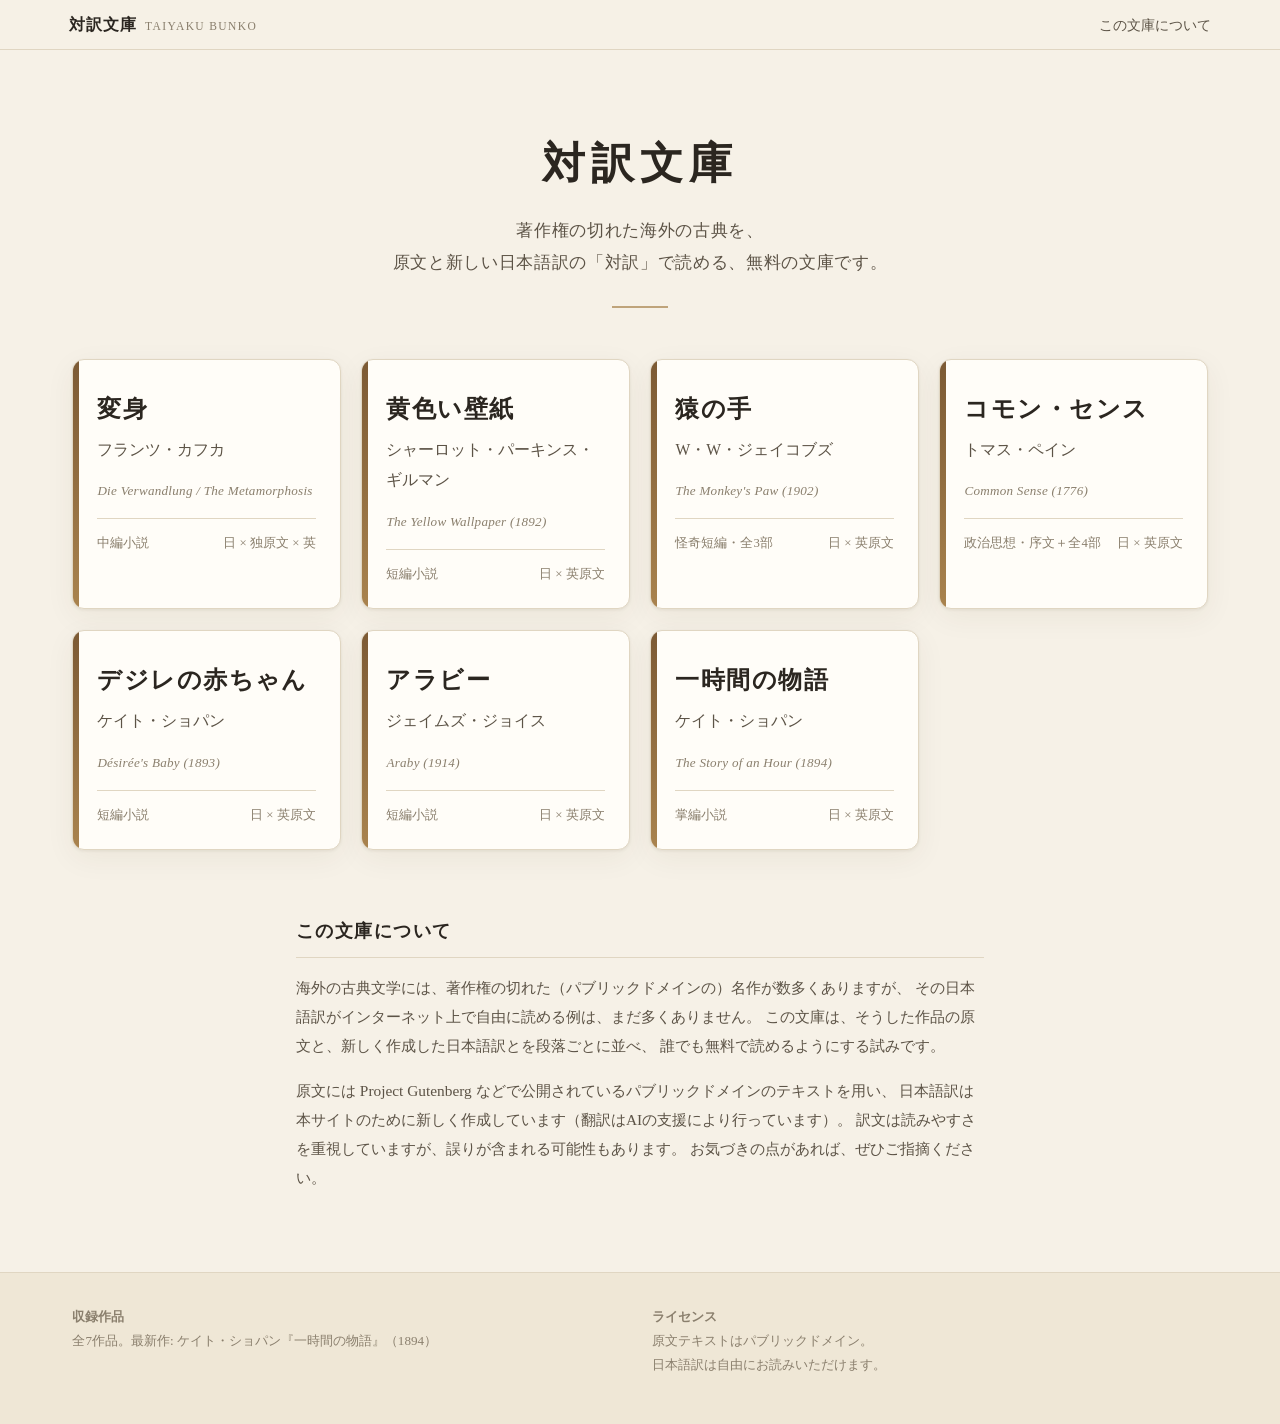
<file: index.html>
<!DOCTYPE html>
<html lang="ja">
<head>
<meta charset="utf-8">
<meta name="viewport" content="width=device-width, initial-scale=1">
<!-- Google tag (gtag.js) -->
<script async src="https://www.googletagmanager.com/gtag/js?id=G-8LFMFPTPTD"></script>
<script>
  window.dataLayer = window.dataLayer || [];
  function gtag(){dataLayer.push(arguments);}
  gtag('js', new Date());
  gtag('config', 'G-8LFMFPTPTD');
</script>
<title>対訳文庫 — 海外古典の日本語対訳</title>
<meta name="description" content="対訳文庫は、著作権の切れた海外の古典を、原文と新しい日本語訳の対訳で無料公開するオンライン文庫です。小説から政治思想まで、段落ごとに対応表示します。">
<meta name="keywords" content="対訳文庫,対訳,海外文学,古典,日本語訳,無料,パブリックドメイン,カフカ,ショパン">
<link rel="canonical" href="https://hpm8vw6jrd-star.github.io/taiyaku-bunko/">
<meta property="og:type" content="website">
<meta property="og:site_name" content="対訳文庫">
<meta property="og:title" content="対訳文庫 — 海外古典の日本語対訳">
<meta property="og:description" content="著作権の切れた海外の古典を、原文と新しい日本語訳の対訳で無料公開する文庫です。">
<meta property="og:url" content="https://hpm8vw6jrd-star.github.io/taiyaku-bunko/">
<meta property="og:locale" content="ja_JP">
<meta name="twitter:card" content="summary">
<script type="application/ld+json">
{
  "@context": "https://schema.org",
  "@type": "WebSite",
  "name": "対訳文庫",
  "alternateName": "Taiyaku Bunko",
  "url": "https://hpm8vw6jrd-star.github.io/taiyaku-bunko/",
  "description": "著作権の切れた海外の古典を、原文と新しい日本語訳の対訳で無料公開するオンライン文庫。",
  "inLanguage": "ja"
}
</script>
<link rel="stylesheet" href="style.css">
</head>
<body>

<header class="topbar">
  <div class="inner">
    <a class="brand" href="index.html" aria-label="対訳文庫トップへ">対訳文庫<small>TAIYAKU BUNKO</small></a>
    <span class="spacer"></span>
    <a class="backlink" href="#about">この文庫について</a>
  </div>
</header>

<section class="hero">
  <h1>対訳文庫</h1>
  <p class="tag">著作権の切れた海外の古典を、<br>原文と新しい日本語訳の「対訳」で読める、無料の文庫です。</p>
  <div class="rule"></div>
</section>

<main class="shelf">
  <a class="book" href="henshin.html">
    <span class="spine"></span>
    <h3>変身</h3>
    <p class="author">フランツ・カフカ</p>
    <p class="orig">Die Verwandlung / The Metamorphosis</p>
    <div class="meta"><span>中編小説</span><span>日 × 独原文 × 英</span></div>
  </a>

  <a class="book" href="yellow.html">
    <span class="spine"></span>
    <h3>黄色い壁紙</h3>
    <p class="author">シャーロット・パーキンス・ギルマン</p>
    <p class="orig">The Yellow Wallpaper (1892)</p>
    <div class="meta"><span>短編小説</span><span>日 × 英原文</span></div>
  </a>

  <a class="book" href="monkey.html">
    <span class="spine"></span>
    <h3>猿の手</h3>
    <p class="author">W・W・ジェイコブズ</p>
    <p class="orig">The Monkey's Paw (1902)</p>
    <div class="meta"><span>怪奇短編・全3部</span><span>日 × 英原文</span></div>
  </a>

  <a class="book" href="commonsense.html">
    <span class="spine"></span>
    <h3>コモン・センス</h3>
    <p class="author">トマス・ペイン</p>
    <p class="orig">Common Sense (1776)</p>
    <div class="meta"><span>政治思想・序文＋全4部</span><span>日 × 英原文</span></div>
  </a>

  <a class="book" href="desiree.html">
    <span class="spine"></span>
    <h3>デジレの赤ちゃん</h3>
    <p class="author">ケイト・ショパン</p>
    <p class="orig">Désirée's Baby (1893)</p>
    <div class="meta"><span>短編小説</span><span>日 × 英原文</span></div>
  </a>

  <a class="book" href="araby.html">
    <span class="spine"></span>
    <h3>アラビー</h3>
    <p class="author">ジェイムズ・ジョイス</p>
    <p class="orig">Araby (1914)</p>
    <div class="meta"><span>短編小説</span><span>日 × 英原文</span></div>
  </a>

  <a class="book" href="hour.html">
    <span class="spine"></span>
    <h3>一時間の物語</h3>
    <p class="author">ケイト・ショパン</p>
    <p class="orig">The Story of an Hour (1894)</p>
    <div class="meta"><span>掌編小説</span><span>日 × 英原文</span></div>
  </a>
</main>

<section class="about" id="about">
  <h2>この文庫について</h2>
  <p>
    海外の古典文学には、著作権の切れた（パブリックドメインの）名作が数多くありますが、
    その日本語訳がインターネット上で自由に読める例は、まだ多くありません。
    この文庫は、そうした作品の原文と、新しく作成した日本語訳とを段落ごとに並べ、
    誰でも無料で読めるようにする試みです。
  </p>
  <p>
    原文には Project Gutenberg などで公開されているパブリックドメインのテキストを用い、
    日本語訳は本サイトのために新しく作成しています（翻訳はAIの支援により行っています）。
    訳文は読みやすさを重視していますが、誤りが含まれる可能性もあります。
    お気づきの点があれば、ぜひご指摘ください。
  </p>
</section>

<footer class="colophon">
  <div class="inner">
    <div class="cols">
      <div>
        <strong>収録作品</strong><br>
        全7作品。最新作: ケイト・ショパン『一時間の物語』（1894）
      </div>
      <div>
        <strong>ライセンス</strong><br>
        原文テキストはパブリックドメイン。<br>
        日本語訳は自由にお読みいただけます。
      </div>
    </div>
  </div>
</footer>

</body>
</html>
</file>
<file: style.css>
/* ===== 対訳文庫 / Taiyaku Bunko ===== */
:root{
  --paper:#f6f1e7;
  --paper-2:#efe7d6;
  --ink:#2b2620;
  --ink-soft:#5c5346;
  --ink-faint:#8a7f6d;
  --accent:#7c5a34;
  --accent-2:#a9834e;
  --line:#e0d6c2;
  --en:#6a6355;
  --card:#fffdf8;
  --shadow:0 1px 3px rgba(60,45,20,.08),0 8px 30px rgba(60,45,20,.06);
  --serif-ja:"Hiragino Mincho ProN","Yu Mincho","YuMincho","Noto Serif JP",serif;
  --serif-en:"Iowan Old Style","Palatino Linotype",Palatino,Georgia,"Times New Roman",serif;
  --maxw:1180px;
}
*{box-sizing:border-box}
html{-webkit-text-size-adjust:100%}
body{
  margin:0;
  background:var(--paper);
  color:var(--ink);
  font-family:var(--serif-ja);
  line-height:1.95;
  font-size:18px;
  text-rendering:optimizeLegibility;
  -webkit-font-smoothing:antialiased;
}
a{color:var(--accent);text-decoration:none}
a:hover{text-decoration:underline}

/* ---- top bar ---- */
.topbar{
  position:sticky;top:0;z-index:50;
  background:rgba(246,241,231,.92);
  backdrop-filter:saturate(1.2) blur(8px);
  border-bottom:1px solid var(--line);
}
.topbar .inner{
  max-width:var(--maxw);margin:0 auto;padding:.55rem 1.2rem;
  display:flex;align-items:center;gap:1rem;
}
.brand{font-weight:600;letter-spacing:.06em;color:var(--ink);font-size:1.02rem;white-space:nowrap}
.brand small{color:var(--ink-faint);font-weight:400;letter-spacing:.12em;margin-left:.5rem;font-size:.72rem}
a.brand{cursor:pointer}
a.brand:hover{text-decoration:none;opacity:.75}
.topbar .spacer{flex:1}
.backlink{font-size:.9rem;color:var(--ink-soft)}

/* ---- home ---- */
.hero{
  max-width:var(--maxw);margin:0 auto;padding:4.5rem 1.4rem 2.2rem;text-align:center;
}
.hero h1{font-size:2.7rem;margin:0 0 .5rem;letter-spacing:.14em;font-weight:600}
.hero .tag{color:var(--ink-soft);font-size:1.05rem;letter-spacing:.04em;margin:0 auto;max-width:40rem}
.hero .rule{width:56px;height:2px;background:var(--accent-2);margin:1.6rem auto 0;opacity:.7}

.shelf{max-width:var(--maxw);margin:1rem auto 4rem;padding:0 1.4rem;
  display:grid;grid-template-columns:repeat(auto-fill,minmax(260px,1fr));gap:1.3rem}
.book{
  display:block;background:var(--card);border:1px solid var(--line);border-radius:12px;
  padding:1.5rem 1.5rem 1.35rem;box-shadow:var(--shadow);transition:transform .15s ease,box-shadow .15s ease;
  color:inherit;position:relative;overflow:hidden;
}
.book:hover{transform:translateY(-3px);box-shadow:0 6px 14px rgba(60,45,20,.12),0 16px 40px rgba(60,45,20,.10);text-decoration:none}
.book .spine{position:absolute;left:0;top:0;bottom:0;width:6px;background:linear-gradient(var(--accent),var(--accent-2))}
.book h3{margin:.1rem 0 .15rem;font-size:1.5rem;letter-spacing:.06em}
.book .author{color:var(--ink-soft);font-size:.98rem;margin:0 0 .1rem}
.book .orig{color:var(--ink-faint);font-size:.82rem;font-family:var(--serif-en);font-style:italic;letter-spacing:.02em}
.book .meta{margin-top:.9rem;padding-top:.75rem;border-top:1px solid var(--line);
  font-size:.8rem;color:var(--ink-faint);display:flex;justify-content:space-between;gap:.5rem}
.badge{display:inline-block;font-size:.68rem;letter-spacing:.1em;color:var(--accent);
  border:1px solid var(--accent-2);border-radius:999px;padding:.12rem .55rem;opacity:.9}

.about{max-width:46rem;margin:0 auto 5rem;padding:0 1.5rem;color:var(--ink-soft);font-size:.96rem}
.about h2{color:var(--ink);font-size:1.15rem;letter-spacing:.08em;border-bottom:1px solid var(--line);padding-bottom:.4rem}
.about p{line-height:1.9}

/* ---- reader header ---- */
.work-head{max-width:var(--maxw);margin:0 auto;padding:3rem 1.4rem 1.2rem;text-align:center}
.work-head .eyebrow{font-family:var(--serif-en);font-style:italic;color:var(--ink-faint);letter-spacing:.04em;font-size:1rem}
.work-head h1{font-size:2.9rem;margin:.35rem 0 .2rem;letter-spacing:.2em;font-weight:600}
.work-head .author{color:var(--ink-soft);font-size:1.1rem;letter-spacing:.08em}
.work-head .credit{margin-top:.8rem;color:var(--ink-faint);font-size:.82rem;line-height:1.7}

/* ---- controls ---- */
.controls{position:sticky;top:48px;z-index:40;background:rgba(246,241,231,.92);
  backdrop-filter:blur(8px);border-top:1px solid var(--line);border-bottom:1px solid var(--line);
  transition:transform .28s ease, opacity .28s ease}
body.bar-hidden .controls{transform:translateY(-140%);opacity:0;pointer-events:none}
.controls .inner{max-width:var(--maxw);margin:0 auto;padding:.5rem 1.2rem;
  display:flex;align-items:center;gap:.7rem;flex-wrap:wrap}
.segmented{display:inline-flex;border:1px solid var(--accent-2);border-radius:999px;overflow:hidden}
.segmented button{border:0;background:transparent;color:var(--accent);font-family:inherit;
  font-size:.86rem;padding:.34rem .9rem;cursor:pointer;letter-spacing:.04em}
.segmented button.active{background:var(--accent);color:#fff}
.ctl-group{display:inline-flex;align-items:center;gap:.35rem;color:var(--ink-faint);font-size:.8rem}
.ctl-btn{border:1px solid var(--line);background:var(--card);color:var(--ink-soft);
  width:30px;height:30px;border-radius:8px;cursor:pointer;font-size:1rem;line-height:1}
.ctl-btn:hover{border-color:var(--accent-2);color:var(--accent)}
.dl-btn{border:1px solid var(--line);background:var(--card);color:var(--ink-soft);
  border-radius:8px;padding:.34rem .7rem;font-family:inherit;font-size:.82rem;cursor:pointer;white-space:nowrap}
.dl-btn:hover{border-color:var(--accent-2);color:var(--accent)}
.dl-wrap{display:inline-flex;align-items:center;gap:.3rem;flex-wrap:wrap}
.dl-label{color:var(--ink-faint);font-size:.78rem}
.dl-wrap .dl-btn{padding:.28rem .55rem;font-size:.8rem}
/* しおり（続きから読む）ピル */
.resume-pill{position:fixed;right:18px;bottom:18px;z-index:60;display:inline-flex;align-items:center;
  background:var(--accent);color:#fff;border-radius:999px;box-shadow:0 6px 20px rgba(60,45,20,.28);overflow:hidden}
.resume-pill .resume-go{border:0;background:transparent;color:#fff;font-family:inherit;font-size:.9rem;padding:.62rem .95rem;cursor:pointer}
.resume-pill .resume-x{border:0;background:rgba(0,0,0,.12);color:#fff;font-size:.82rem;padding:.62rem .72rem;cursor:pointer}
.resume-pill .resume-x:hover{background:rgba(0,0,0,.28)}
.chapnav{display:inline-flex;gap:.3rem;margin-left:auto;flex-wrap:wrap}
.chapnav a{font-size:.82rem;color:var(--ink-soft);border:1px solid var(--line);
  border-radius:8px;padding:.28rem .6rem;background:var(--card)}
.chapnav a:hover{border-color:var(--accent-2);color:var(--accent);text-decoration:none}

/* ---- text body ---- */
main.reader{max-width:var(--maxw);margin:0 auto;padding:1.5rem 1.4rem 5rem}
.chapter{margin-top:2.8rem}
.chapter-title{text-align:center;letter-spacing:.5em;font-size:1.25rem;color:var(--accent);
  font-weight:600;margin:0 0 1.6rem;padding-bottom:0}
.chapter-title .no{display:block;font-family:var(--serif-en);font-style:italic;letter-spacing:.1em;
  font-size:.85rem;color:var(--ink-faint);margin-bottom:.2rem}
.chapter-rule{width:40px;height:1px;background:var(--accent-2);margin:.6rem auto 2rem;opacity:.6}

.para{display:grid;gap:1.6rem 2.4rem;padding:.55rem 0;align-items:start}
.para + .para{border-top:1px solid rgba(224,214,194,.5)}
#reader .col{display:none}
.para .lang-ja{font-family:var(--serif-ja);color:var(--ink)}
.para .col:not(.lang-ja){font-family:var(--serif-en);color:var(--en);font-size:.96em;line-height:1.78}
.para .lang-de{color:var(--ink-soft)}
/* grid-template-columns と各言語の表示/非表示は reader.js が動的に注入 */
body.solo main.reader{max-width:44rem}

/* font scale hook */
body[data-fs="s"]{font-size:16px}
body[data-fs="m"]{font-size:18px}
body[data-fs="l"]{font-size:20px}
body[data-fs="xl"]{font-size:22px}

/* ---- footer ---- */
.colophon{border-top:1px solid var(--line);background:var(--paper-2)}
.colophon .inner{max-width:var(--maxw);margin:0 auto;padding:2rem 1.4rem 3rem;
  color:var(--ink-faint);font-size:.82rem;line-height:1.8}
.colophon a{color:var(--accent)}
.colophon .cols{display:grid;grid-template-columns:1fr 1fr;gap:1.5rem}
.to-top{display:inline-block;margin-top:1rem;font-size:.8rem}

@media (max-width:760px){
  body{font-size:17px}
  #reader .para{grid-template-columns:1fr !important;gap:.5rem}
  body:not(.solo) .para .col:not(.lang-ja){padding-top:.4rem;border-top:1px dotted var(--line)}
  .work-head h1{font-size:2.2rem}
  .hero h1{font-size:2.1rem}
  .controls{top:46px}
  .colophon .cols{grid-template-columns:1fr}
  .chapnav{width:100%;margin-left:0}
}
</file>
